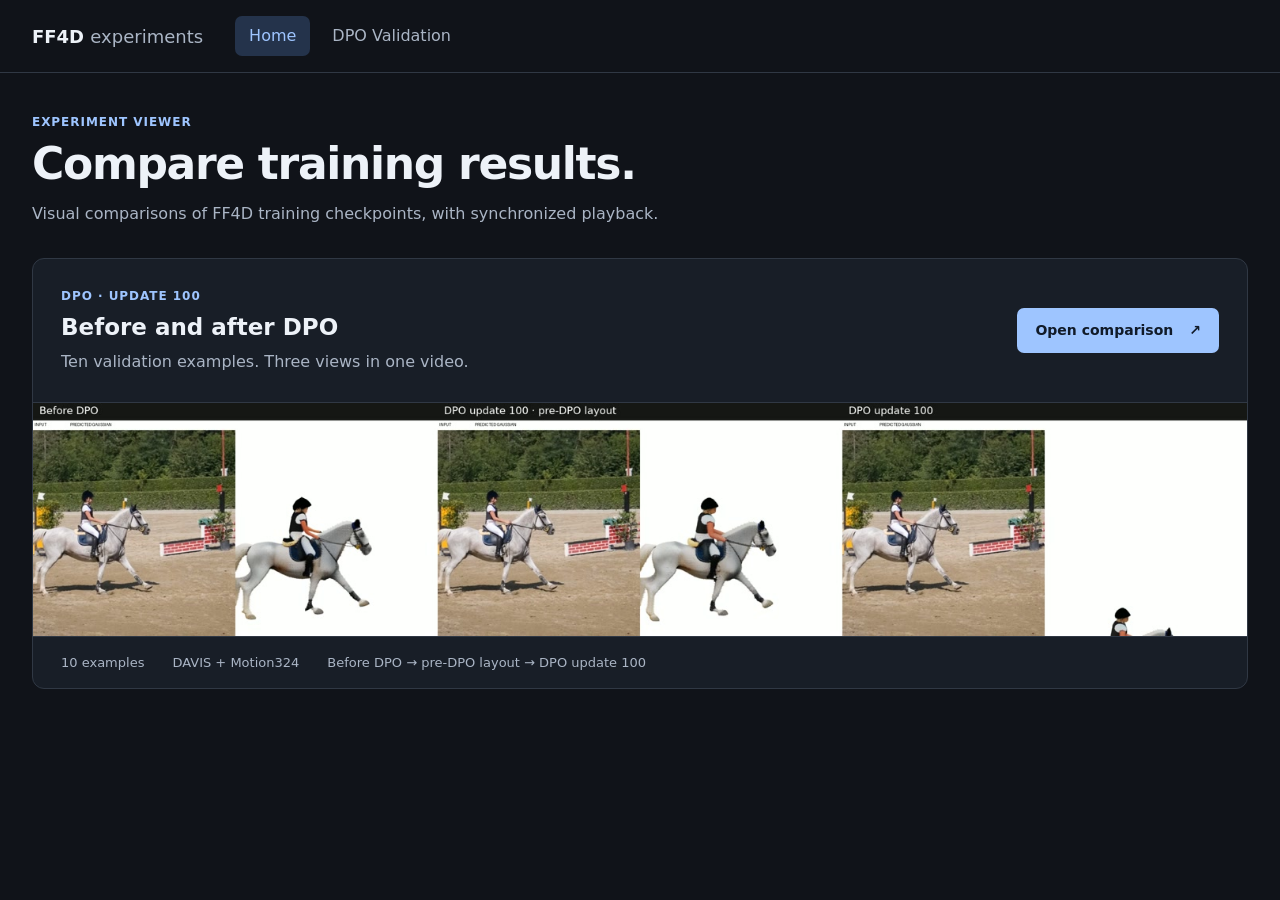
<file: index.html>
<!doctype html>
<html lang="en">
<head>
  <meta charset="utf-8">
  <meta name="viewport" content="width=device-width, initial-scale=1">
  <meta name="description" content="FF4D training checkpoint comparisons and validation videos.">
  <title>FF4D experiments</title>
  <link rel="stylesheet" href="assets/site.css">
</head>
<body>
  <header class="site-header">
    <a class="brand" href="./">FF4D <span>experiments</span></a>
    <nav class="tabs" aria-label="Primary navigation">
      <a href="./" aria-current="page">Home</a>
      <a href="validation-dpo100/">DPO Validation</a>
    </nav>
  </header>
  <main class="home">
    <div class="page-heading">
      <p class="eyebrow">Experiment viewer</p>
      <h1>Compare training results.</h1>
      <p class="description">Visual comparisons of FF4D training checkpoints, with synchronized playback.</p>
    </div>
    <article class="experiment-card">
      <div class="card-heading">
        <div>
          <p class="eyebrow">DPO · Update 100</p>
          <h2>Before and after DPO</h2>
          <p class="description">Ten validation examples. Three views in one video.</p>
        </div>
        <a class="button" href="validation-dpo100/">Open comparison <span aria-hidden="true">↗</span></a>
      </div>
      <a class="preview-link" href="validation-dpo100/" aria-label="Open the DPO validation comparison">
        <img src="assets/dpo100-preview.jpg" width="1536" height="294" alt="Horsejump-low comparison: before DPO on the left, DPO with the original layout in the middle, and DPO update 100 on the right.">
      </a>
      <div class="card-footer">
        <span>10 examples</span>
        <span>DAVIS + Motion324</span>
        <span>Before DPO → pre-DPO layout → DPO update 100</span>
      </div>
    </article>
  </main>
</body>
</html>
</file>
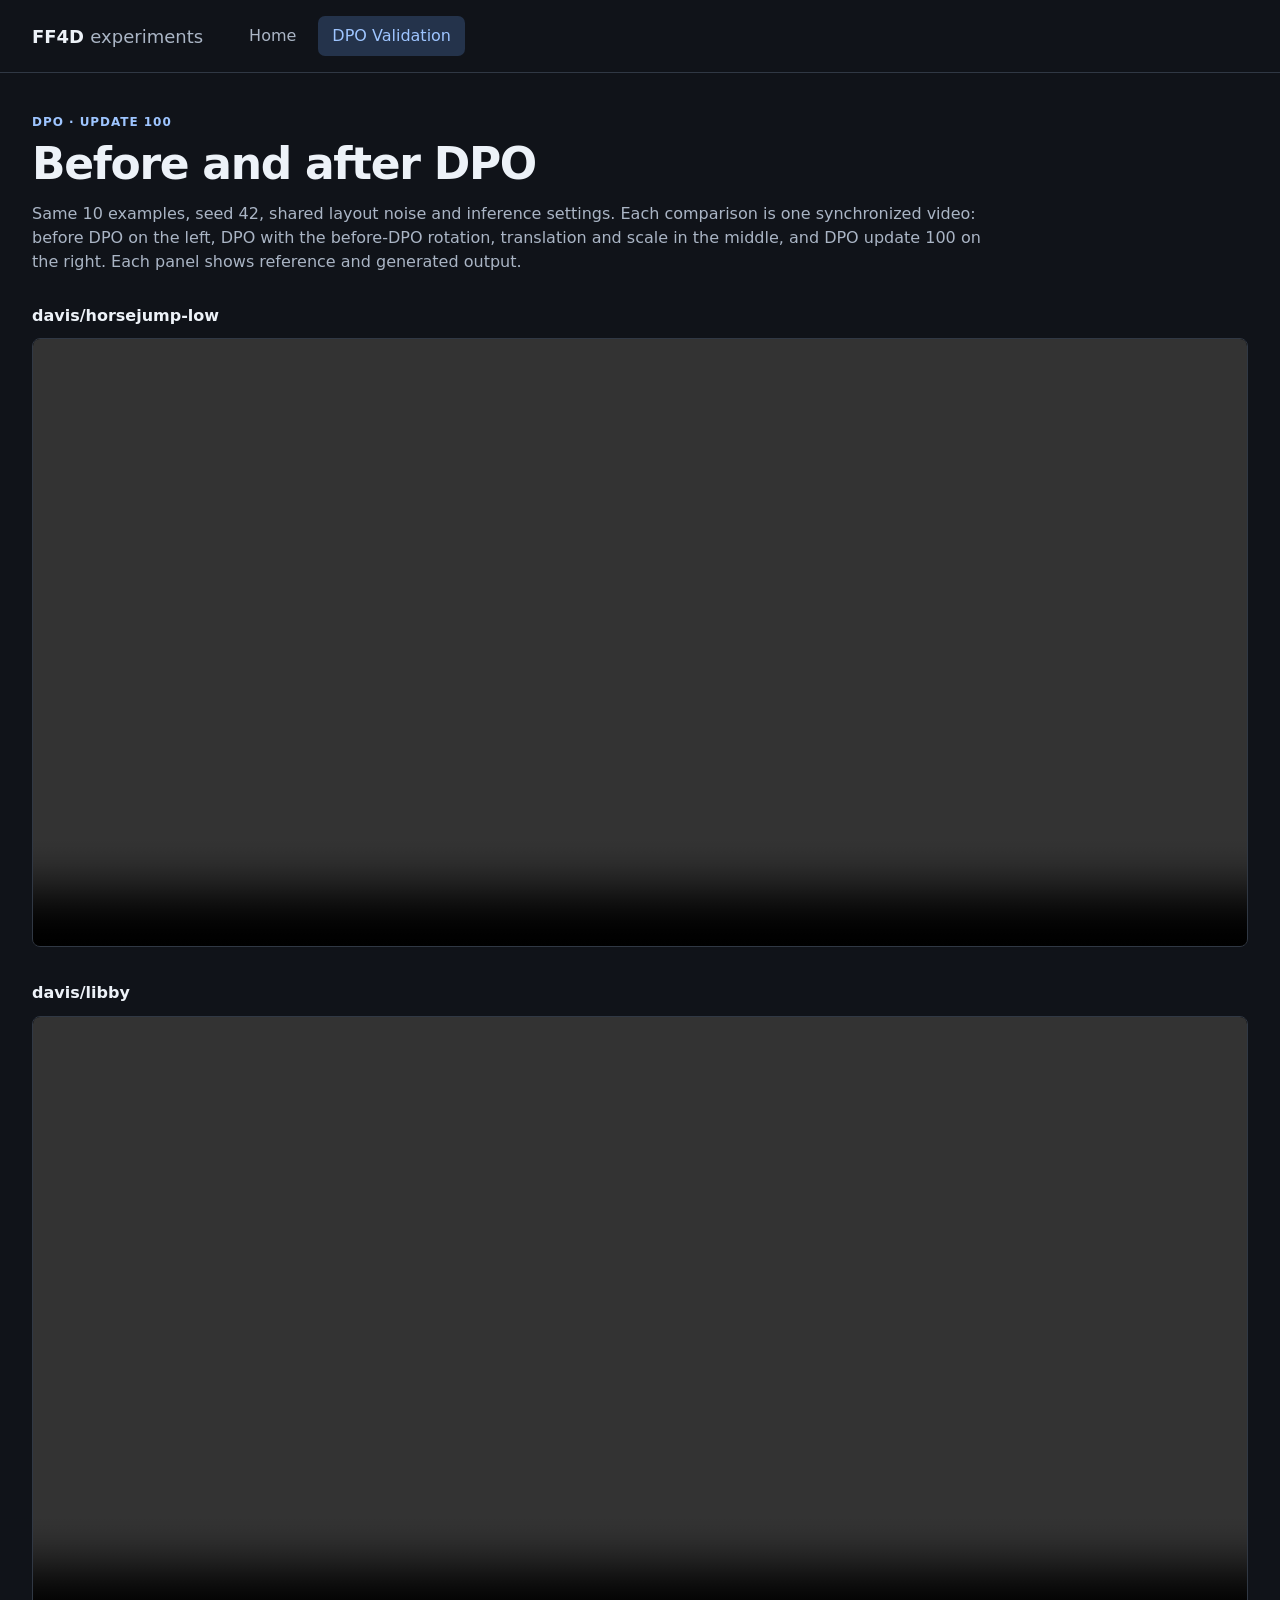
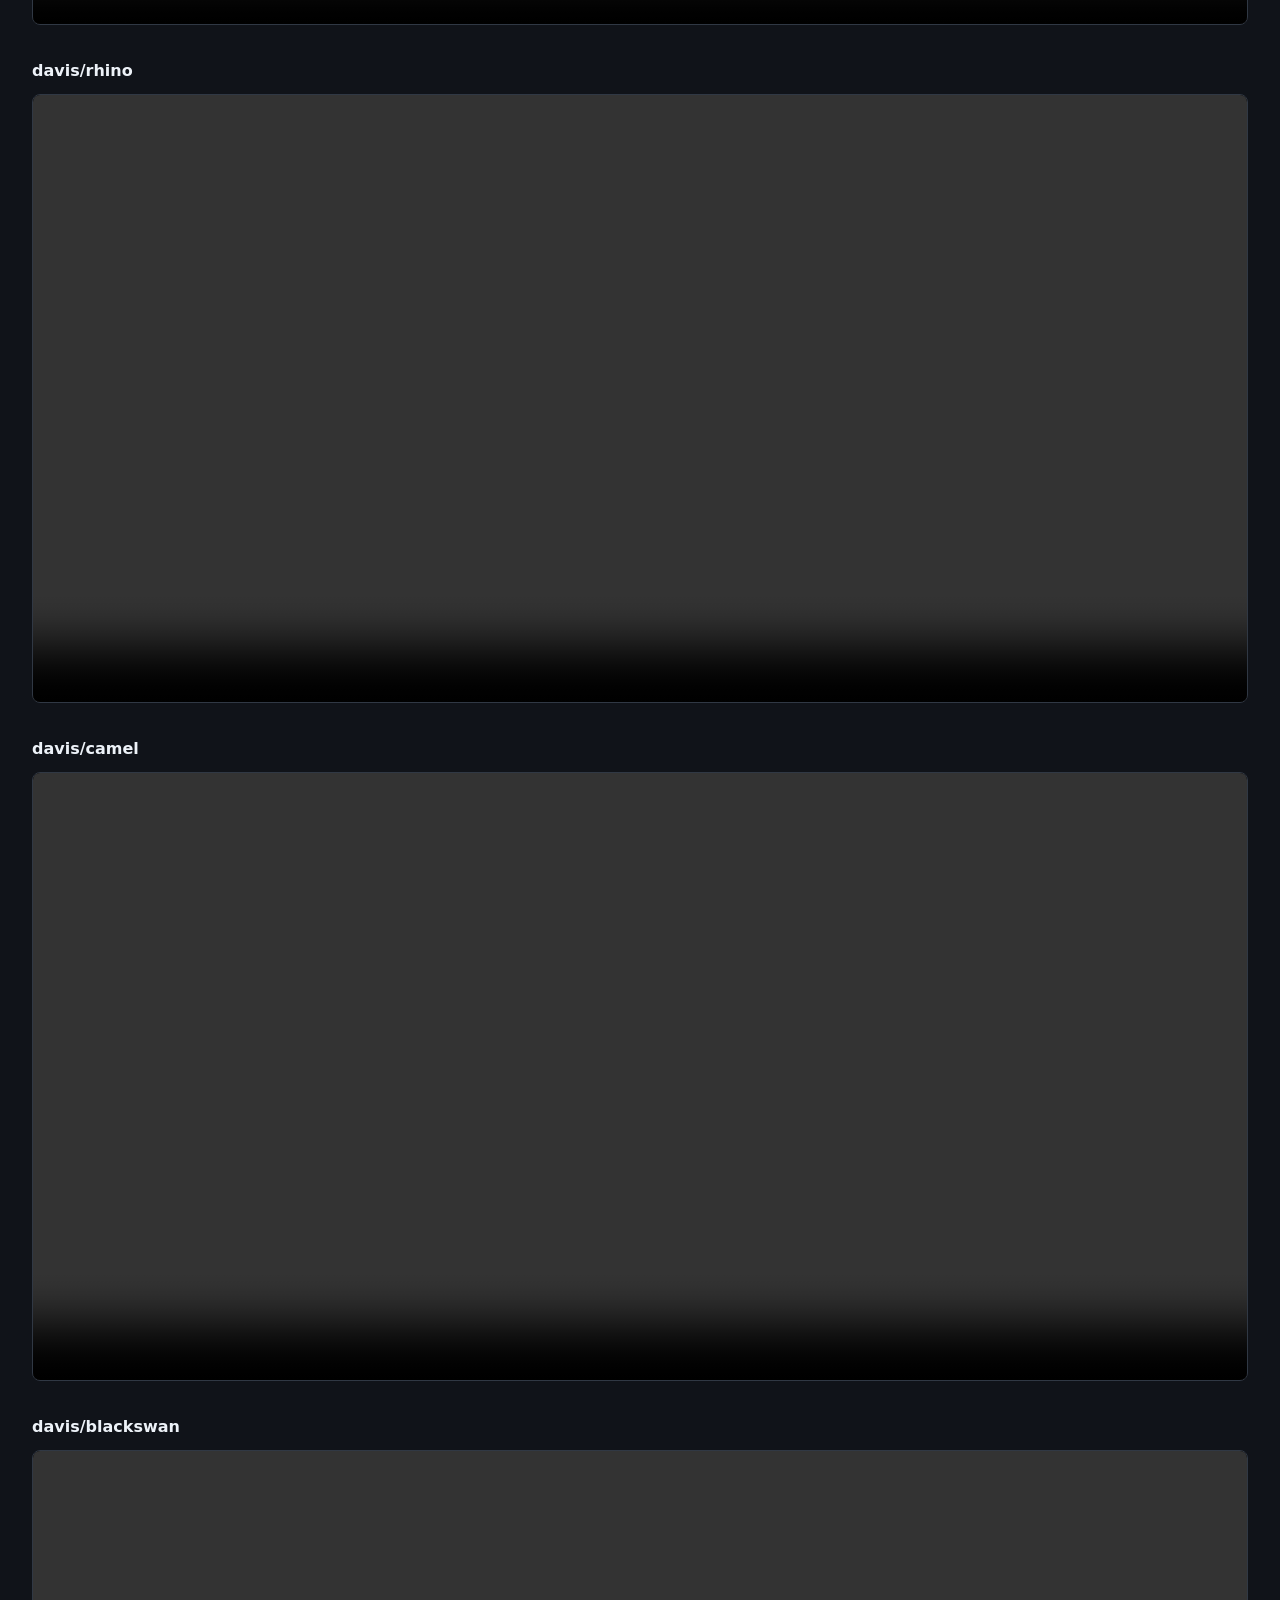
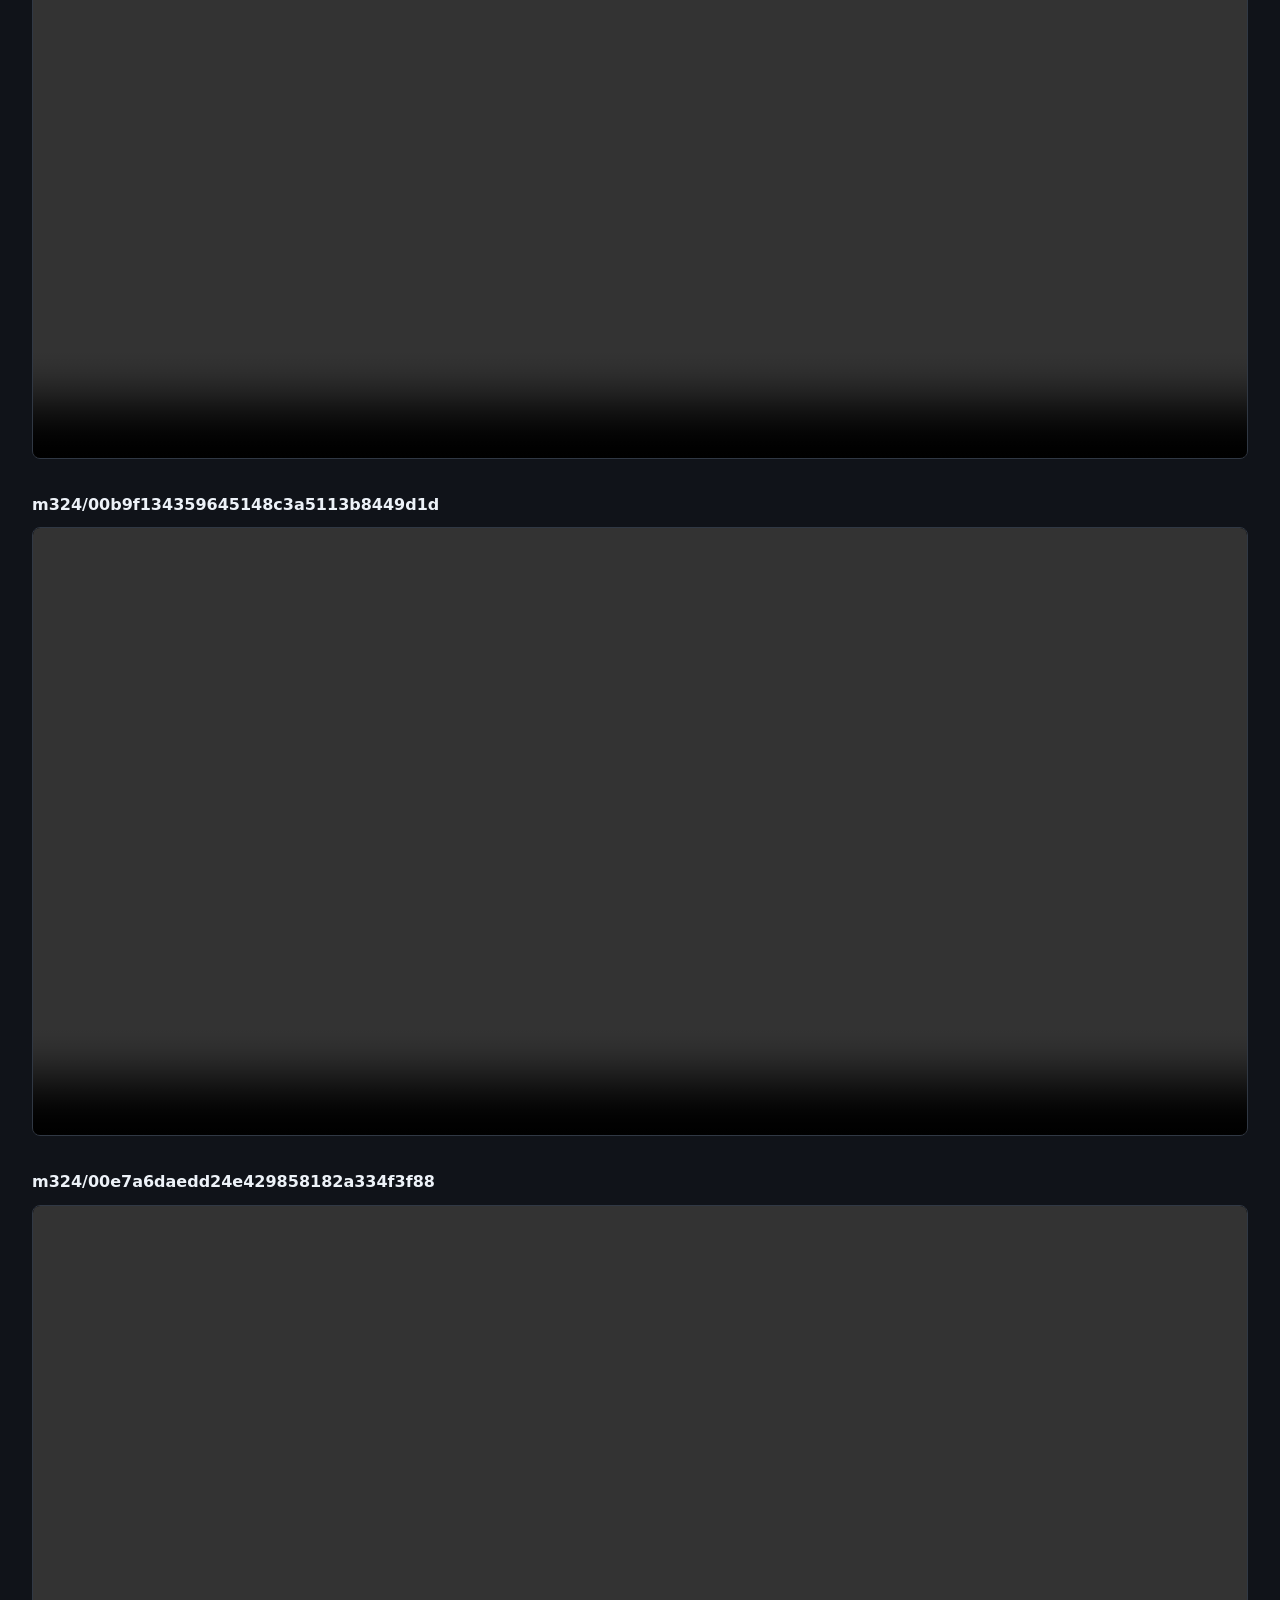
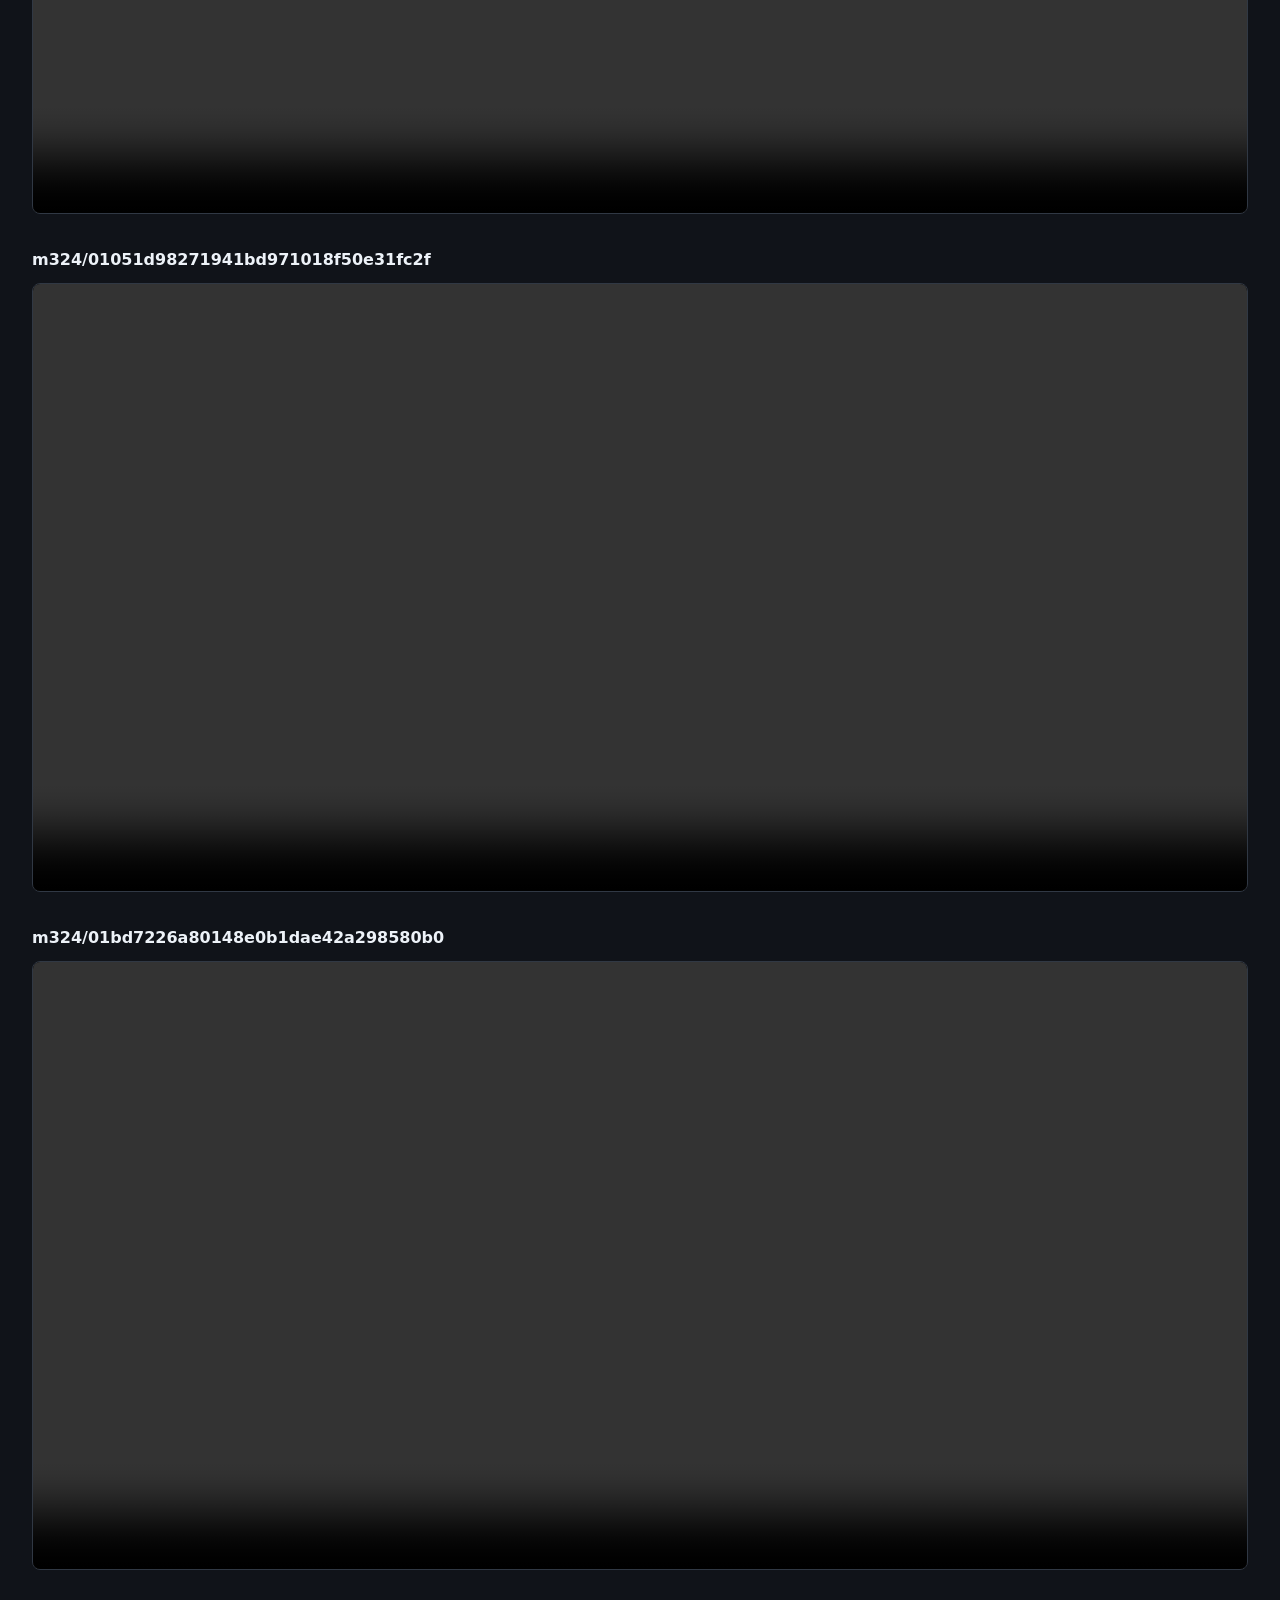
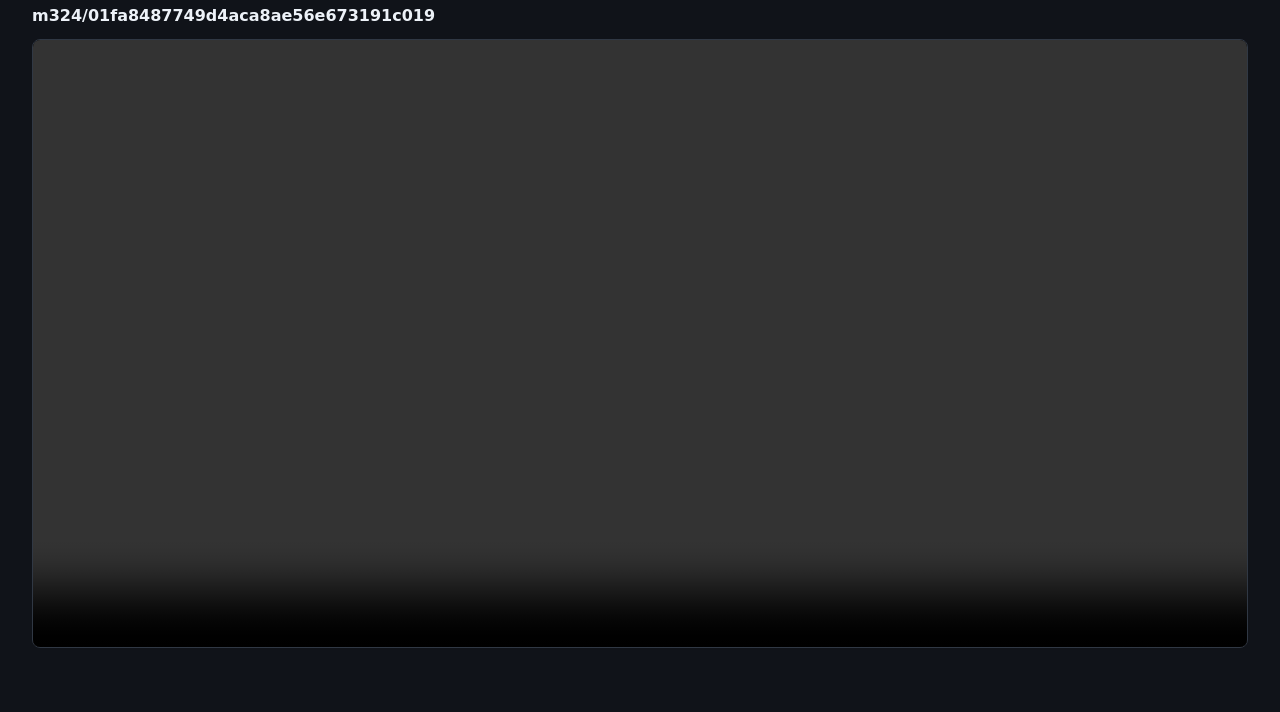
<file: validation-dpo100/index.html>
<!doctype html>
<html lang="en">
<head>
  <meta charset="utf-8">
  <meta name="viewport" content="width=device-width, initial-scale=1">
  <meta name="description" content="Ten synchronized comparisons of before DPO, DPO with the original layout, and DPO update 100.">
  <title>DPO Validation · FF4D experiments</title>
  <link rel="stylesheet" href="../assets/site.css">
</head>
<body>
  <header class="site-header">
    <a class="brand" href="../">FF4D <span>experiments</span></a>
    <nav class="tabs" aria-label="Primary navigation">
      <a href="../">Home</a>
      <a href="./" aria-current="page">DPO Validation</a>
    </nav>
  </header>
  <main>
    <div class="page-heading">
      <p class="eyebrow">DPO · Update 100</p>
      <h1>Before and after DPO</h1>
      <p class="description">Same 10 examples, seed 42, shared layout noise and inference settings. Each comparison is one synchronized video: before DPO on the left, DPO with the before-DPO rotation, translation and scale in the middle, and DPO update 100 on the right. Each panel shows reference and generated output.</p>
    </div>
<section class="comparison">
<h2>davis/horsejump-low</h2>
<video controls autoplay muted loop playsinline preload="auto" src="combined/davis/horsejump-low/comparison.mp4?v=13550e7361ea" aria-label="davis/horsejump-low: before DPO, DPO with pre-DPO layout, and DPO update 100"></video>
</section>
<section class="comparison">
<h2>davis/libby</h2>
<video controls autoplay muted loop playsinline preload="auto" src="combined/davis/libby/comparison.mp4?v=ade1817defb8" aria-label="davis/libby: before DPO, DPO with pre-DPO layout, and DPO update 100"></video>
</section>
<section class="comparison">
<h2>davis/rhino</h2>
<video controls autoplay muted loop playsinline preload="auto" src="combined/davis/rhino/comparison.mp4?v=eebb5a07ed6b" aria-label="davis/rhino: before DPO, DPO with pre-DPO layout, and DPO update 100"></video>
</section>
<section class="comparison">
<h2>davis/camel</h2>
<video controls autoplay muted loop playsinline preload="auto" src="combined/davis/camel/comparison.mp4?v=f3ec5005dade" aria-label="davis/camel: before DPO, DPO with pre-DPO layout, and DPO update 100"></video>
</section>
<section class="comparison">
<h2>davis/blackswan</h2>
<video controls autoplay muted loop playsinline preload="auto" src="combined/davis/blackswan/comparison.mp4?v=1a9cae20262f" aria-label="davis/blackswan: before DPO, DPO with pre-DPO layout, and DPO update 100"></video>
</section>
<section class="comparison">
<h2>m324/00b9f134359645148c3a5113b8449d1d</h2>
<video controls autoplay muted loop playsinline preload="auto" src="combined/m324/00b9f134359645148c3a5113b8449d1d/comparison.mp4?v=8cd56a9cb6da" aria-label="m324/00b9f134359645148c3a5113b8449d1d: before DPO, DPO with pre-DPO layout, and DPO update 100"></video>
</section>
<section class="comparison">
<h2>m324/00e7a6daedd24e429858182a334f3f88</h2>
<video controls autoplay muted loop playsinline preload="auto" src="combined/m324/00e7a6daedd24e429858182a334f3f88/comparison.mp4?v=26a6e6864b90" aria-label="m324/00e7a6daedd24e429858182a334f3f88: before DPO, DPO with pre-DPO layout, and DPO update 100"></video>
</section>
<section class="comparison">
<h2>m324/01051d98271941bd971018f50e31fc2f</h2>
<video controls autoplay muted loop playsinline preload="auto" src="combined/m324/01051d98271941bd971018f50e31fc2f/comparison.mp4?v=9dae83c63139" aria-label="m324/01051d98271941bd971018f50e31fc2f: before DPO, DPO with pre-DPO layout, and DPO update 100"></video>
</section>
<section class="comparison">
<h2>m324/01bd7226a80148e0b1dae42a298580b0</h2>
<video controls autoplay muted loop playsinline preload="auto" src="combined/m324/01bd7226a80148e0b1dae42a298580b0/comparison.mp4?v=967524e163aa" aria-label="m324/01bd7226a80148e0b1dae42a298580b0: before DPO, DPO with pre-DPO layout, and DPO update 100"></video>
</section>
<section class="comparison">
<h2>m324/01fa8487749d4aca8ae56e673191c019</h2>
<video controls autoplay muted loop playsinline preload="auto" src="combined/m324/01fa8487749d4aca8ae56e673191c019/comparison.mp4?v=be9fe78984d3" aria-label="m324/01fa8487749d4aca8ae56e673191c019: before DPO, DPO with pre-DPO layout, and DPO update 100"></video>
</section>
  </main>
</body>
</html>
</file>
<file: assets/site.css>
:root {
  color-scheme: dark;
  --background: #101319;
  --surface: #181e27;
  --border: #303844;
  --text: #edf2f8;
  --muted: #aab5c5;
  --accent: #9ec5ff;
}

* { box-sizing: border-box; }
body {
  margin: 0;
  background: var(--background);
  color: var(--text);
  font-family: system-ui, -apple-system, BlinkMacSystemFont, "Segoe UI", sans-serif;
  font-size: 16px;
  line-height: 1.5;
}
a { color: inherit; }
a:focus-visible { outline: 2px solid var(--accent); outline-offset: 5px; }
.site-header {
  display: flex;
  align-items: center;
  gap: 32px;
  padding: 16px 32px;
  border-bottom: 1px solid var(--border);
}
.brand { font-size: 18px; font-weight: 750; text-decoration: none; white-space: nowrap; }
.brand span { color: var(--muted); font-weight: 400; }
.tabs { display: flex; gap: 8px; }
.tabs a {
  padding: 8px 14px;
  border-radius: 7px;
  color: var(--muted);
  text-decoration: none;
  white-space: nowrap;
}
.tabs a:hover { background: var(--surface); color: var(--text); }
.tabs a[aria-current="page"] { background: #24334b; color: var(--accent); }
main { width: min(100% - 64px, 1600px); margin: 40px auto 64px; }
main.home { max-width: 1280px; }
.page-heading { margin-bottom: 32px; }
.eyebrow {
  margin: 0 0 8px;
  color: var(--accent);
  font-size: 12px;
  font-weight: 650;
  letter-spacing: .08em;
  text-transform: uppercase;
}
h1 { margin: 0 0 12px; font-size: clamp(28px, 4vw, 44px); line-height: 1.15; letter-spacing: -.03em; }
h2 { margin: 0 0 8px; font-size: 23px; line-height: 1.3; }
.description { margin: 0; max-width: 960px; color: var(--muted); }
.experiment-card { overflow: hidden; border: 1px solid var(--border); border-radius: 12px; background: var(--surface); }
.card-heading { display: flex; align-items: center; justify-content: space-between; gap: 24px; padding: 28px; }
.button {
  display: inline-flex;
  align-items: center;
  gap: 16px;
  flex-shrink: 0;
  padding: 12px 18px;
  border-radius: 7px;
  background: var(--accent);
  color: #111b29;
  font-size: 14px;
  font-weight: 650;
  text-decoration: none;
}
.button:hover { background: #bdd8ff; }
.preview-link { display: block; border-top: 1px solid var(--border); border-bottom: 1px solid var(--border); }
.preview-link img { display: block; width: 100%; height: auto; }
.card-footer { display: flex; flex-wrap: wrap; gap: 12px 28px; padding: 16px 28px; color: var(--muted); font-size: 13px; }
.comparison { margin: 0 0 36px; }
.comparison h2 { margin: 0 0 12px; font-size: 16px; font-weight: 550; overflow-wrap: anywhere; }
.comparison video { display: block; width: 100%; background: #000; border: 1px solid var(--border); border-radius: 8px; }

@media (max-width: 640px) {
  .site-header { flex-direction: column; align-items: flex-start; gap: 12px; padding: 16px; }
  main { width: calc(100% - 32px); margin-top: 28px; }
  .card-heading { flex-direction: column; align-items: flex-start; padding: 20px; }
  .card-footer { padding: 16px 20px; }
  .tabs a { padding: 8px 12px; }
}
</file>
